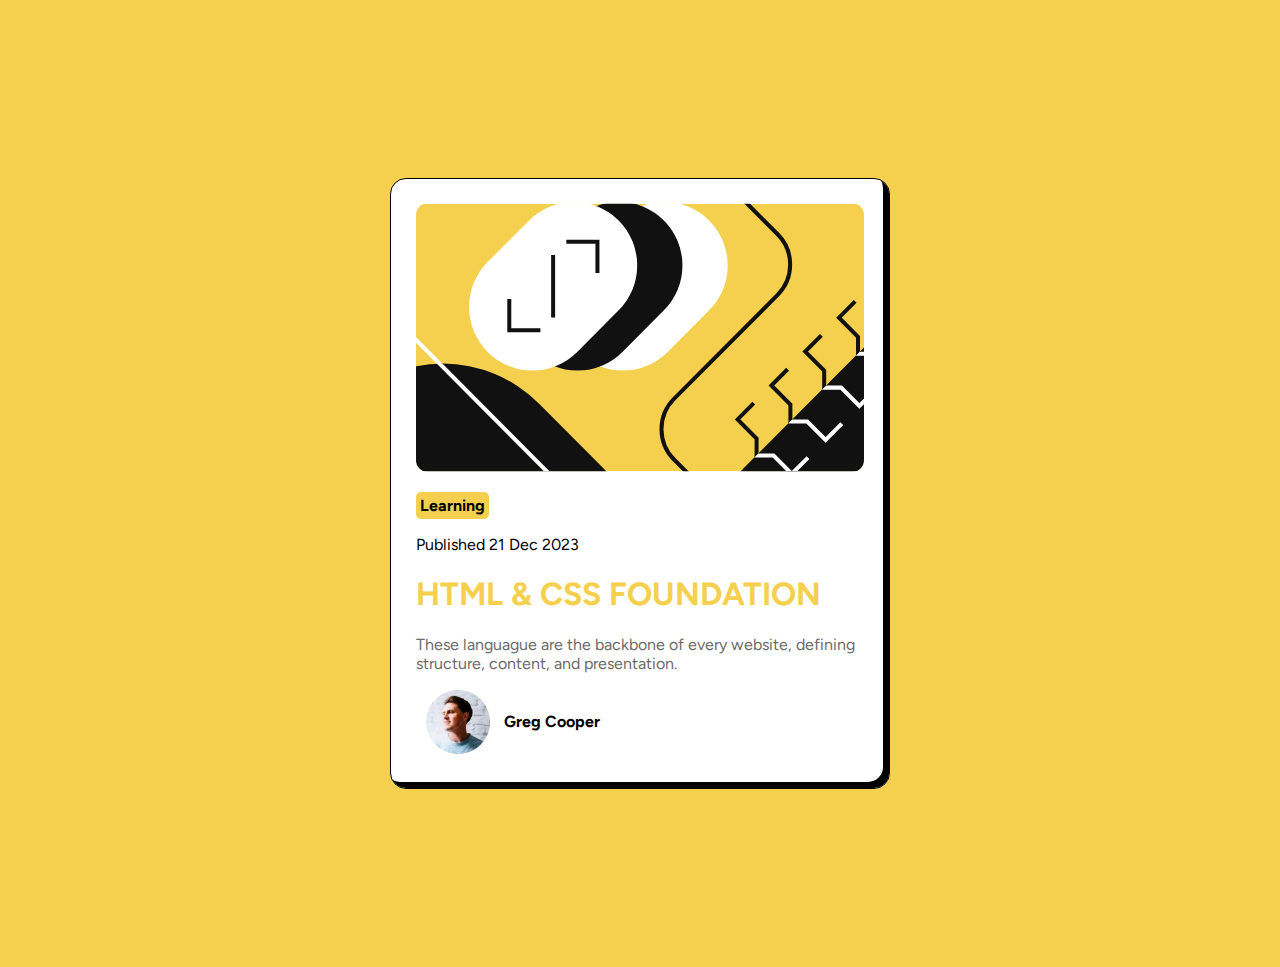
<file: challenge1_card_main/index.html>
<!DOCTYPE html>
<html lang="en">
  <head>
    <meta charset="UTF-8" />
    <meta name="viewport" content="width=device-width, initial-scale=1.0" />
    <!-- displays site properly based on user's device -->

    <link
      rel="icon"
      type="image/png"
      sizes="32x32"
      href="./assets/images/favicon-32x32.png"
    />

    <link rel="preconnect" href="https://fonts.googleapis.com" />
    <link rel="preconnect" href="https://fonts.gstatic.com" crossorigin />
    <link
      href="https://fonts.googleapis.com/css2?family=Figtree:ital,wght@0,300..900;1,300..900&display=swap"
      rel="stylesheet"
    />

    <link rel="stylesheet" href="style.css">

    <title>Frontend Mentor | Blog preview card</title>


    
  </head>
  <body>
  <div class="container">
    <img src="./assets/images/illustration-article.svg" alt="image-avatar" class="image-avatar">

    <p class="learning">
      Learning
    </p>
    <p class="published">
      Published 21 Dec 2023
    </p>
    <h1 class="title">HTML & CSS FOUNDATION</h1>
    <p class="description">
      These languague are the backbone of every website, defining structure, content, and presentation.
    </p>
    <div class="user-info">
      <img src="./assets/images/image-avatar.webp" alt="avatar">
      <p class="user-info-paragraph">Greg Cooper</p>
    </div>
  </div>
  </body>
</html>
</file>
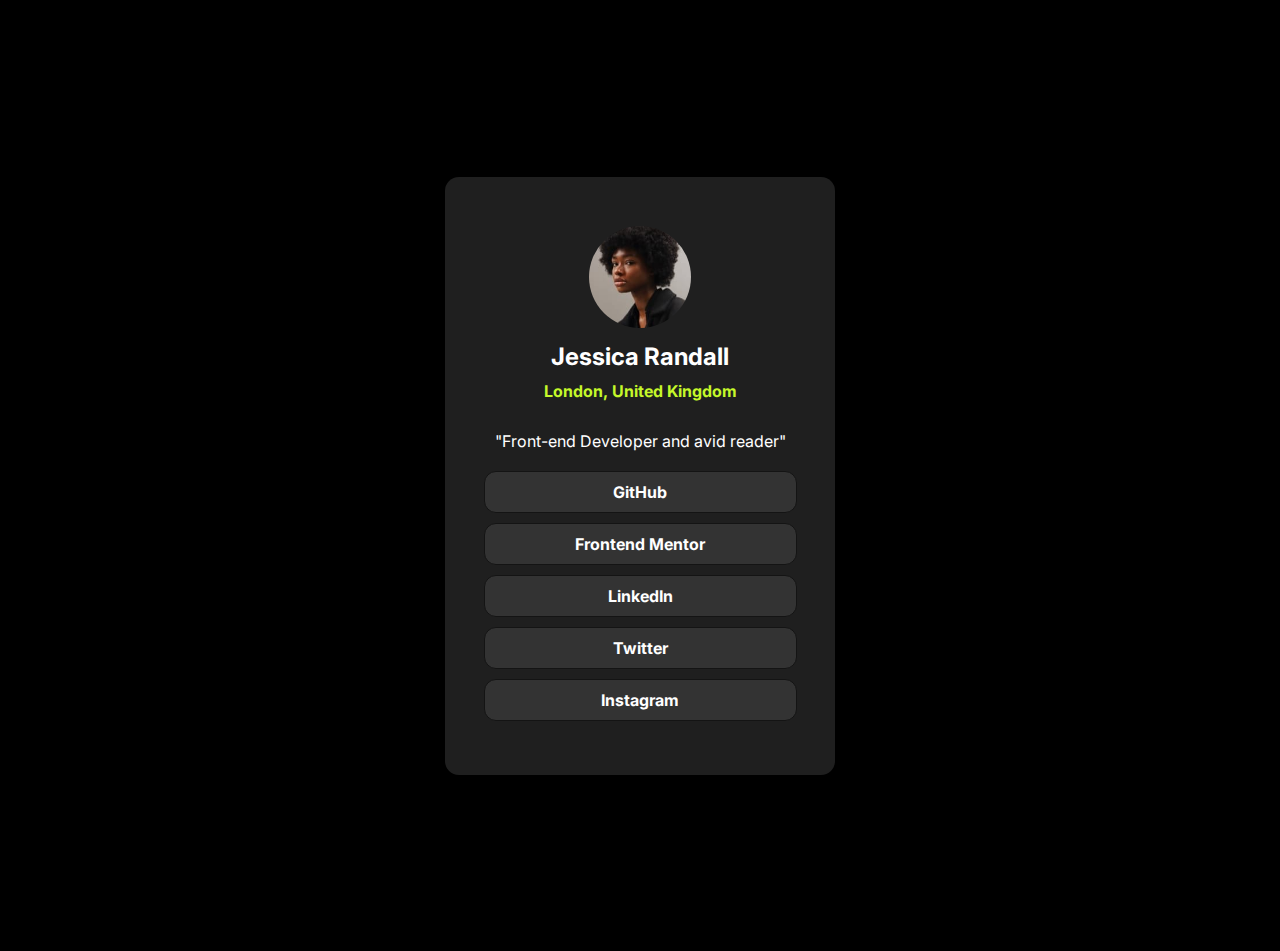
<file: social-links-profile-main/index.html>
<!DOCTYPE html>
<html lang="en">
  <head>
    <meta charset="UTF-8" />
    <meta name="viewport" content="width=device-width, initial-scale=1.0" />
    <!-- displays site properly based on user's device -->

    <link
      rel="icon"
      type="image/png"
      sizes="32x32"
      href="./assets/images/favicon-32x32.png"
    />

    <link rel="preconnect" href="https://fonts.googleapis.com" />
    <link rel="preconnect" href="https://fonts.gstatic.com" crossorigin />
    <link
      href="https://fonts.googleapis.com/css2?family=Figtree:ital,wght@0,300..900;1,300..900&family=Inter:ital,opsz,wght@0,14..32,100..900;1,14..32,100..900&display=swap"
      rel="stylesheet"
    />
    <link rel="stylesheet" href="style.css" />

    <title>Frontend Mentor | Social links profile</title>
  </head>
  <body>
    <div class="container">
      <img
        class="image-avatar"
        src="./assets/images/avatar-jessica.jpeg"
        alt="image-avatar"
      />

      <h2 class="title">Jessica Randall</h2>

      <p class="sub-title">London, United Kingdom</p>

      <p class="title-three">"Front-end Developer and avid reader"</p>

      <div class="cards">GitHub</div>
      <div class="cards">Frontend Mentor</div>
      <div class="cards">LinkedIn</div>
      <div class="cards">Twitter</div>
      <div class="cards">Instagram</div>
    </div>
  </body>
</html>
</file>
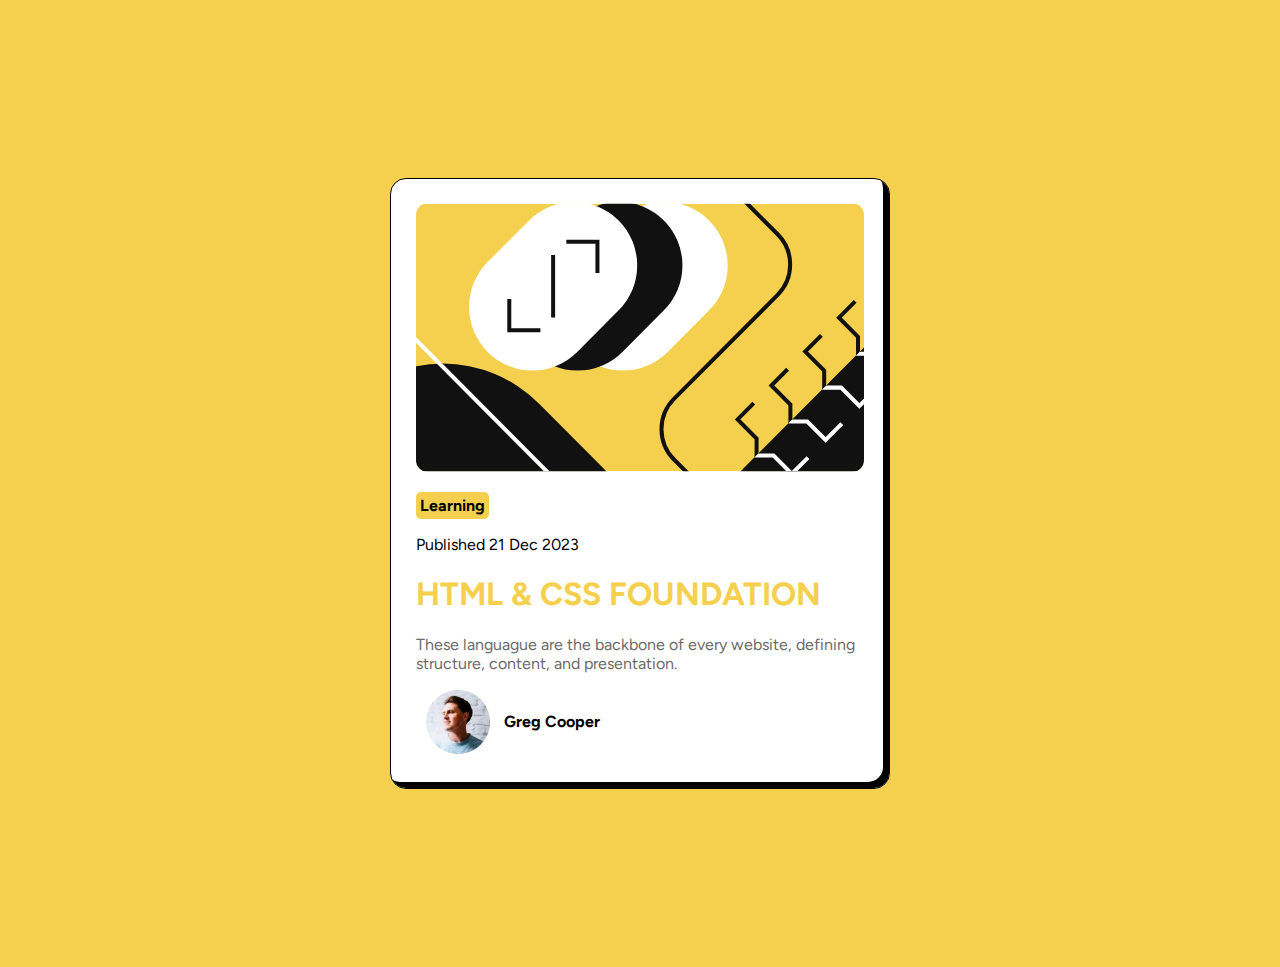
<file: challenge1_card_main/blog-preview-card-main/index.html>
<!DOCTYPE html>
<html lang="en">
  <head>
    <meta charset="UTF-8" />
    <meta name="viewport" content="width=device-width, initial-scale=1.0" />
    <!-- displays site properly based on user's device -->

    <link
      rel="icon"
      type="image/png"
      sizes="32x32"
      href="./assets/images/favicon-32x32.png"
    />

    <link rel="preconnect" href="https://fonts.googleapis.com" />
    <link rel="preconnect" href="https://fonts.gstatic.com" crossorigin />
    <link
      href="https://fonts.googleapis.com/css2?family=Figtree:ital,wght@0,300..900;1,300..900&display=swap"
      rel="stylesheet"
    />

    <link rel="stylesheet" href="index.css">

    <title>Frontend Mentor | Blog preview card</title>


    
  </head>
  <body>
  <div class="container">
    <img src="./assets/images/illustration-article.svg" alt="image-avatar" class="image-avatar">

    <p class="learning">
      Learning
    </p>
    <p class="published">
      Published 21 Dec 2023
    </p>
    <h1 class="title">HTML & CSS FOUNDATION</h1>
    <p class="description">
      These languague are the backbone of every website, defining structure, content, and presentation.
    </p>
    <div class="user-info">
      <img src="./assets/images/image-avatar.webp" alt="avatar">
      <p class="user-info-paragraph">Greg Cooper</p>
    </div>
  </div>
  </body>
</html>
</file>
<file: challenge1_card_main/style.css>
* {
  font-family: Figtree, Roboto;
}
body {
  padding: 2%;
  display: flex;
  justify-content: center;
  align-items: center;
  height: 100vh;
  background-color: hsl(47, 88%, 63%);
}

.container {
  background-color: white;
  border-radius: 1rem;
  border: 1px solid black;
  box-shadow: inset -6px -6px 0px black;
  max-width: 37%;
  padding: 2%;
  @media (max-width: 600px) {
    max-width: 90%;
    padding: 5%;
  }
}

.image-avatar {
  width: 100%;
  border-radius: 12px;
}

.learning {
  width: fit-content;
  color: black solid;
  font-weight: 700;
  border: 1px;
  border-radius: 5px;
  font-size: 1rem;
  background-color: hsl(47, 88%, 63%);
  padding: 4px;
}

h1 {
  color: hsl(47, 88%, 63%);
}

.description{
    color: hsl(0, 0%, 42%);
}

.user-info {
  display: flex;
  margin: 10px;
}

.user-info-paragraph {
  display: flex;
  justify-content: center;
  align-items: center;
  margin: 14px;
  font-weight: bold;
}
</file>
<file: social-links-profile-main/style.css>
*{
    font-family: Inter;
    margin: 0;
    padding: 0;
}

body {
  padding: 2%;
  display: flex;
  justify-content: center;
  align-items: center;
  background-color: black;
  height: 100vh;
}

.container {
  display: flex;
  flex-direction: column;
  justify-content: center;
  align-items: center;
  background-color: hsl(0, 0%, 12%);
  border: 1px solid hsl(0%, 0%, 12%);
  border-radius: 14px;
  padding: 4%;
}

.image-avatar {
  display: flex;
  width: 35%;
  align-items: center;
  justify-content: center;
  border-radius: 50%;
}

.title {
  color: white;
  margin-top: 14px;
}

.sub-title {
  color: hsl(75, 94%, 57%);
  font-weight: bold;
  margin: 10px 0px 30px;

}

.title-three {
color: white;
margin-bottom: 15px;
}

.cards {
  display: flex;
  flex-direction: column;
  justify-content: center;
  align-items: center;
  background-color: hsl(0, 0%, 20%);
  padding: 10px;
  border: 1px solid hsl(0, 0%, 8%);
  border-radius: 12px;
  color: white;
  font-weight: bold;
  width: 100%;
  margin: 5px 0;
}
</file>
<file: challenge1_card_main/blog-preview-card-main/index.css>
* {
  font-family: Figtree, Roboto;
}
body {
  padding: 2%;
  display: flex;
  justify-content: center;
  align-items: center;
  height: 100vh;
  background-color: hsl(47, 88%, 63%);
}

.container {
  background-color: white;
  border-radius: 1rem;
  border: 1px solid black;
  box-shadow: inset -6px -6px 0px black;
  max-width: 37%;
  padding: 2%;
  @media (max-width: 600px) {
    max-width: 90%;
    padding: 5%;
  }
}

.image-avatar {
  width: 100%;
  border-radius: 12px;
}

.learning {
  width: fit-content;
  color: black solid;
  font-weight: 700;
  border: 1px;
  border-radius: 5px;
  font-size: 1rem;
  background-color: hsl(47, 88%, 63%);
  padding: 4px;
}

h1 {
  color: hsl(47, 88%, 63%);
}

.description{
    color: hsl(0, 0%, 42%);
}

.user-info {
  display: flex;
  margin: 10px;
}

.user-info-paragraph {
  display: flex;
  justify-content: center;
  align-items: center;
  margin: 14px;
  font-weight: bold;
}
</file>
